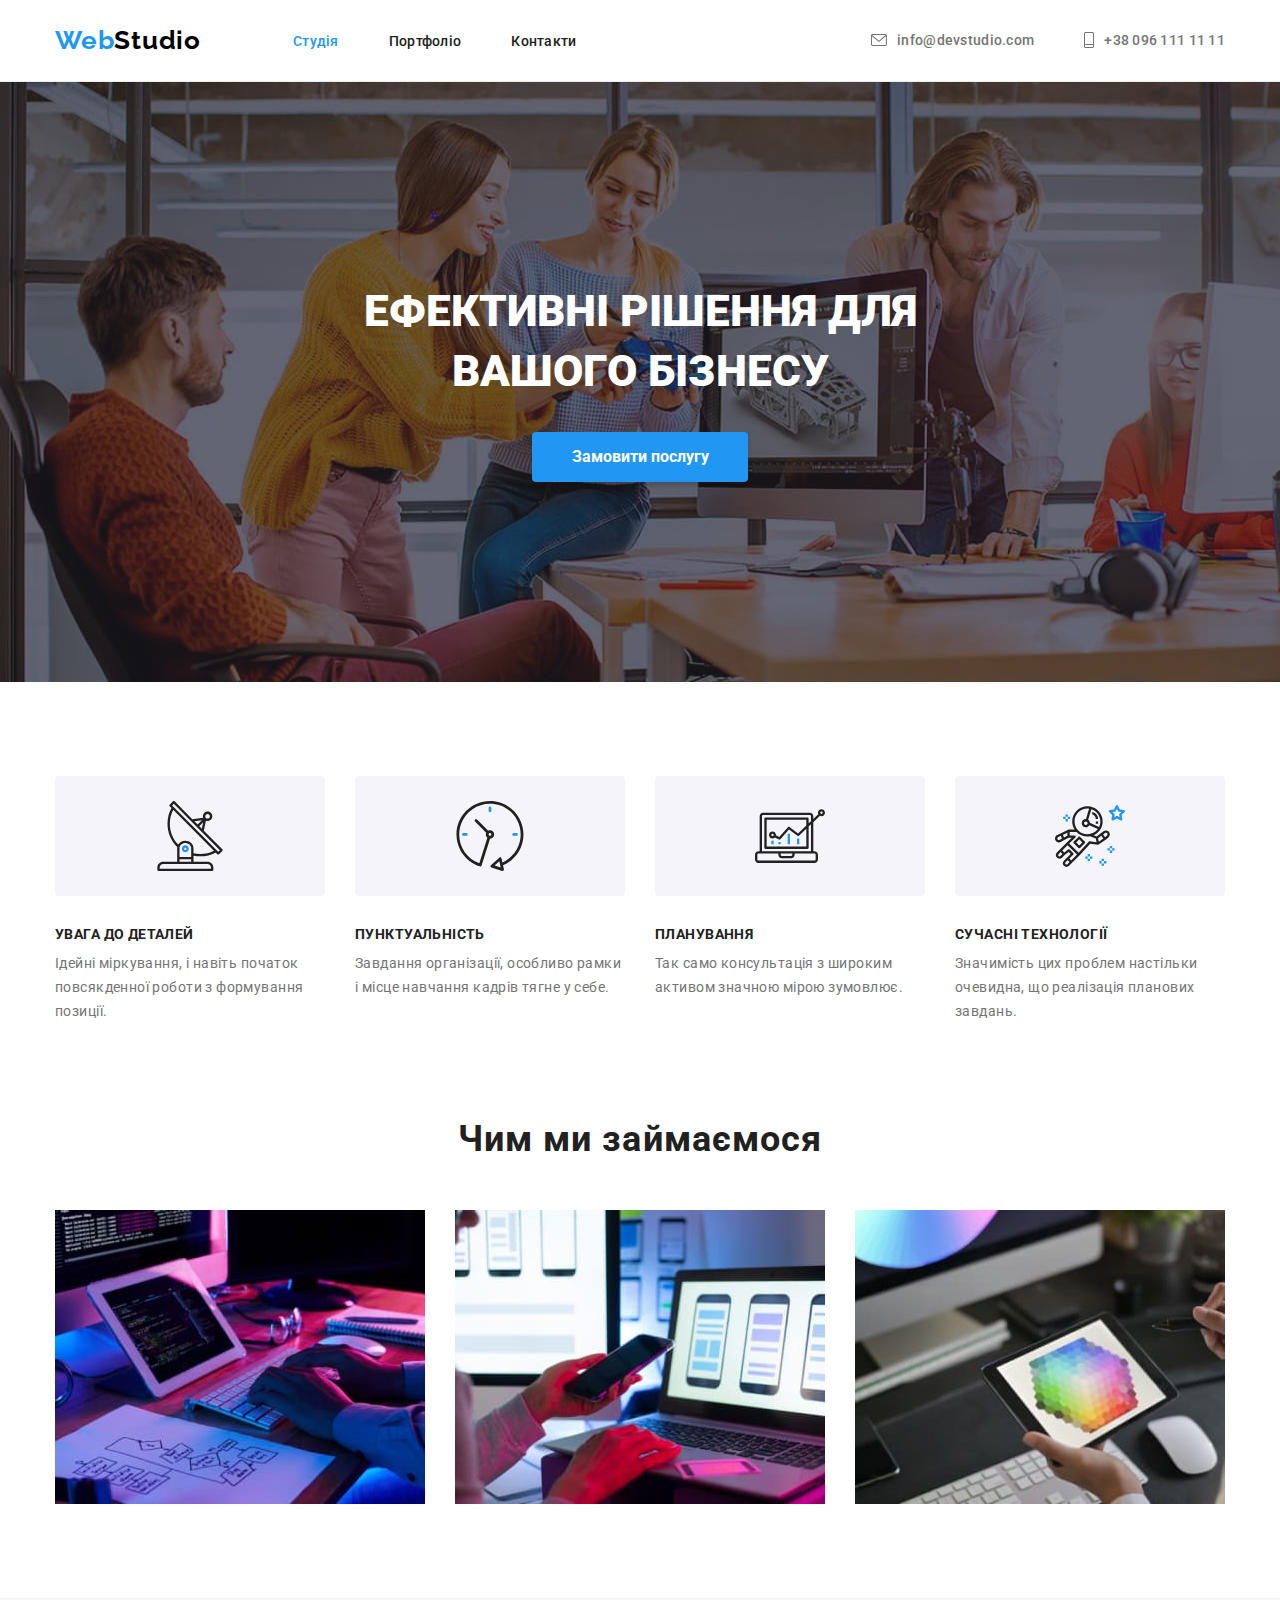
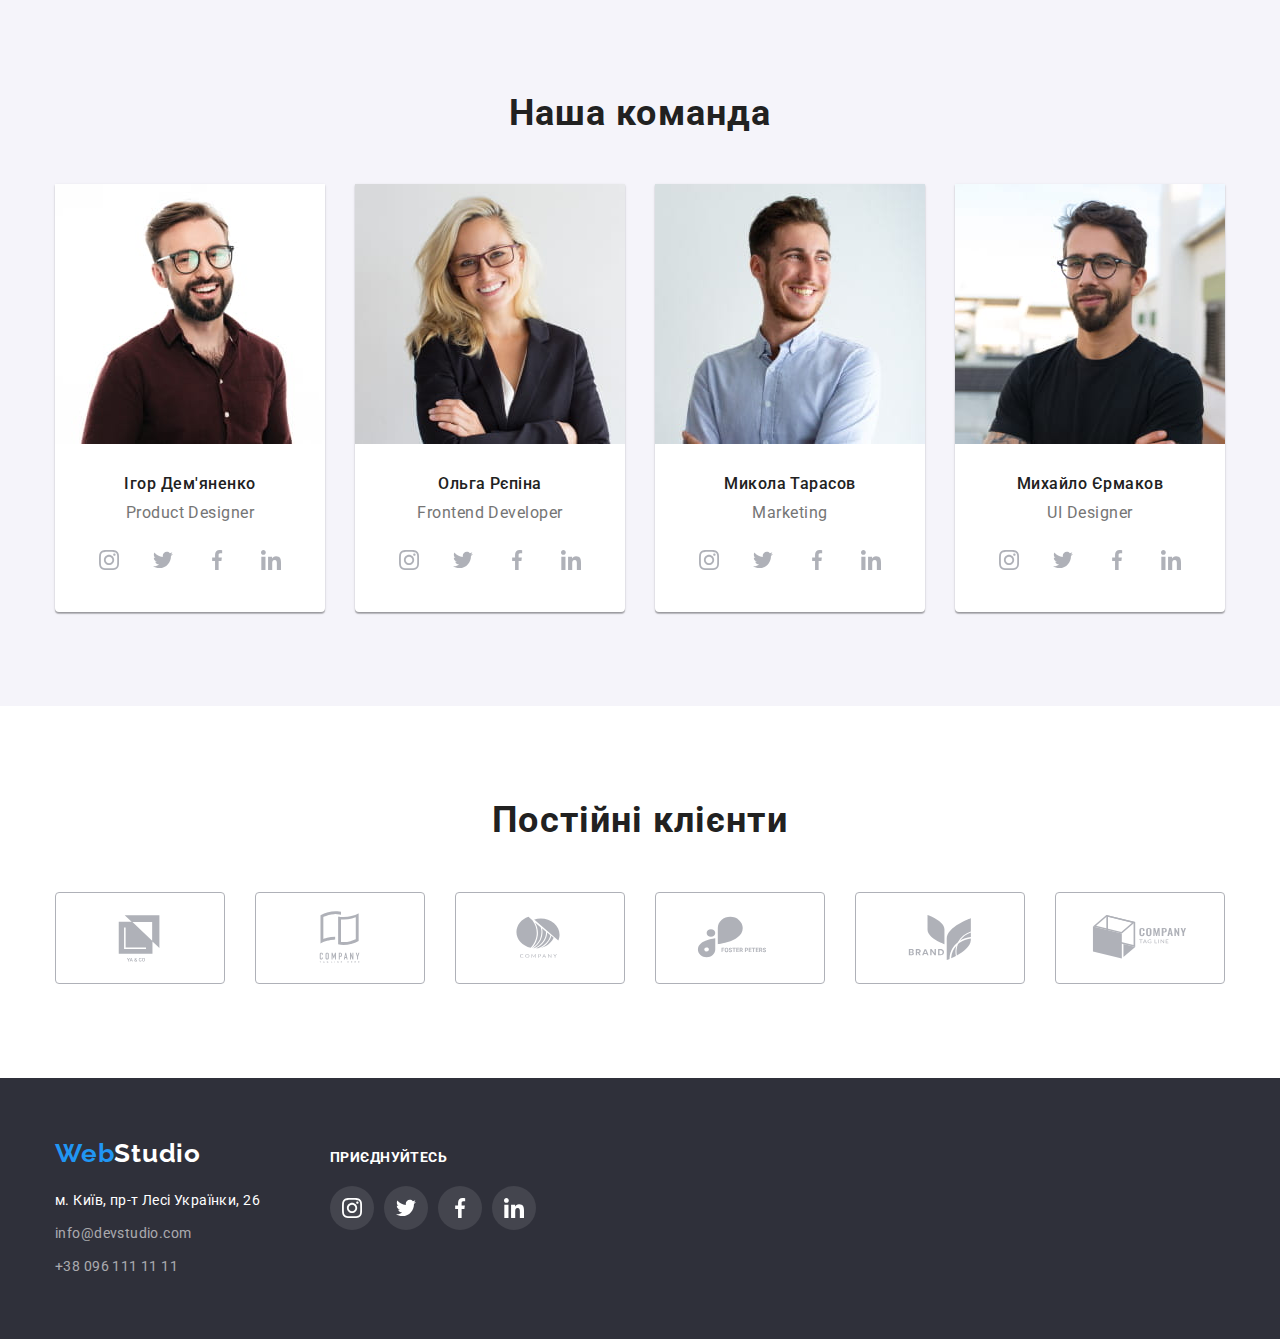
<file: index.html>
<!DOCTYPE html>
<html lang="uk">
  <head>
    <meta charset="UTF-8" />
    <meta http-equiv="X-UA-Compatible" content="IE=edge" />
    <meta name="viewport" content="width=device-width, initial-scale=1.0" />
    <link rel="preconnect" href="https://fonts.googleapis.com" />
    <link rel="preconnect" href="https://fonts.gstatic.com" crossorigin />
    <link
      href="https://fonts.googleapis.com/css2?family=Raleway:wght@700&family=Roboto:wght@400;500;700;900&display=swap"
      rel="stylesheet"
    />
    <link
      rel="stylesheet"
      href="https://cdnjs.cloudflare.com/ajax/libs/modern-normalize/1.1.0/modern-normalize.min.css
    "
    />
    <link rel="stylesheet" href="./css/styles.css" />
    <title>Студія</title>
  </head>
  <body>
    <header class="header">
      <div class="container header-container">
        <a href="./index.html" class="logo">
          Web<span class="logo-black">Studio</span></a
        >
        <nav class="site-nav">
          <ul class="site-nav-list">
            <li class="site-nav-item">
              <a class="link-current" href="">Студія</a>
            </li>
            <li class="site-nav-item">
              <a class="link" href="./portfolio.html">Портфоліо</a>
            </li>
            <li class="site-nav-item">
              <a class="link" href="#">Контакти</a>
            </li>
          </ul>
        </nav>
        <ul class="site-contacts-list">
          <li class="site-contacts-item">
            <a href="mailto:info@devstudio.com" class="mail">
              <svg class="header-icons" width="16" height="12">
                <use href="./images/icons.svg#icon-envelope"></use>
              </svg>
              info@devstudio.com</a
            >
          </li>
          <li>
            <a href="tel:+380961111111" class="phone">
              <svg class="header-icons" width="10" height="16">
                <use href="./images/icons.svg#icon-phone"></use></svg
              >+38 096 111 11 11</a
            >
          </li>
        </ul>
      </div>
    </header>
    <main>
      <section class="hero overlay-hero">
        <div class="container">
          <h1 class="hero-title">
            Ефективні рішення для <br />
            вашого бізнесу
          </h1>
          <button type="button" class="hero-button">Замовити послугу</button>
        </div>
      </section>
      <section class="features">
        <div class="container">
          <h2 class="features-title">Особливості</h2>
          <ul class="features-list">
            <li class="features-item">
              <div class="icons-box">
                <svg class="features-icons">
                  <use href="./images/icons.svg#icon-antenna"></use>
                </svg>
              </div>
              <h3 class="features-subtitle">УВАГА ДО ДЕТАЛЕЙ</h3>
              <p class="features-text">
                Ідейні міркування, i навіть початок повсякденної роботи з
                формування позиції.
              </p>
            </li>
            <li class="features-item">
              <div class="icons-box">
                <svg class="features-icons">
                  <use href="./images/icons.svg#icon-clock"></use>
                </svg>
              </div>
              <h3 class="features-subtitle">ПУНКТУАЛЬНІСТЬ</h3>
              <p class="features-text">
                Завдання організації, особливо рамки i місце навчання кадрів
                тягне y ceбe.
              </p>
            </li>
            <li class="features-item">
              <div class="icons-box">
                <svg class="features-icons">
                  <use href="./images/icons.svg#icon-diagram"></use>
                </svg>
              </div>
              <h3 class="features-subtitle">ПЛАНУВАННЯ</h3>
              <p class="features-text">
                Так само консультація з широким активом значною мірою зумовлює.
              </p>
            </li>
            <li class="features-item">
              <div class="icons-box">
                <svg class="features-icons">
                  <use href="./images/icons.svg#icon-astronaut"></use>
                </svg>
              </div>
              <h3 class="features-subtitle">СУЧАСНІ ТЕХНОЛОГІЇ</h3>
              <p class="features-text">
                Значимість цих проблем настільки очевидна, що реалізація
                планових завдань.
              </p>
            </li>
          </ul>
        </div>
      </section>
      <section class="activities">
        <div class="container">
          <h2 class="activities-title">Чим ми займаємося</h2>
          <ul class="activities-list">
            <li class="activities-item">
              <img src="./images/img.jpg" alt="процес розробки" width="370" />
            </li>
            <li class="activities-item">
              <img
                src="./images/img2.jpg"
                alt="розробка мобільних додатків"
                width="370"
              />
            </li>
            <li class="activities-item">
              <img src="./images/img3.jpg" alt="розробка дизайну" width="370" />
            </li>
          </ul>
        </div>
      </section>
      <section class="team">
        <div class="container">
          <h2 class="team-title">Наша команда</h2>
          <ul class="team-list">
            <li class="team-item">
              <img
                class="team-img"
                src="./images/imgi.jpg"
                alt="Зображення Ігоря Дем'яненко Product Designer"
                width="270"
              />
              <div class="team-text-wrapper">
                <h3 class="team-subtitle">Ігор Дем'яненко</h3>
                <p class="team-text">Product Designer</p>
                <ul class="team-soc-list">
                  <li class="team-soc-item">
                    <a class="team-soc-link" href="">
                      <svg class="soc-icons" width="20" height="20">
                        <use href="./images/icons.svg#icon-instagram"></use>
                      </svg>
                    </a>
                  </li>
                  <li class="team-soc-item">
                    <a class="team-soc-link" href="">
                      <svg class="soc-icons" width="20" height="20">
                        <use href="./images/icons.svg#icon-twitter"></use>
                      </svg>
                    </a>
                  </li>
                  <li class="team-soc-item">
                    <a class="team-soc-link" href="">
                      <svg class="soc-icons" width="20" height="20">
                        <use href="./images/icons.svg#icon-facebook"></use>
                      </svg>
                    </a>
                  </li>
                  <li class="team-soc-item">
                    <a class="team-soc-link" href="">
                      <svg class="soc-icons" width="20" height="20">
                        <use href="./images/icons.svg#icon-linkedin"></use>
                      </svg>
                    </a>
                  </li>
                </ul>
              </div>
            </li>

            <li class="team-item">
              <img
                class="team-img"
                src="./images/imgo.jpg"
                alt="Зображення Ольги Рєпіної Frontend Developer"
                width="270"
              />
              <div class="team-text-wrapper">
                <h3 class="team-subtitle">Ольга Рєпіна</h3>
                <p class="team-text">Frontend Developer</p>
                <ul class="team-soc-list">
                  <li class="team-soc-item">
                    <a class="team-soc-link" href="">
                      <svg class="soc-icons" width="20" height="20">
                        <use href="./images/icons.svg#icon-instagram"></use>
                      </svg>
                    </a>
                  </li>
                  <li class="team-soc-item">
                    <a class="team-soc-link" href="">
                      <svg class="soc-icons" width="20" height="20">
                        <use href="./images/icons.svg#icon-twitter"></use>
                      </svg>
                    </a>
                  </li>
                  <li class="team-soc-item">
                    <a class="team-soc-link" href="">
                      <svg class="soc-icons" width="20" height="20">
                        <use href="./images/icons.svg#icon-facebook"></use>
                      </svg>
                    </a>
                  </li>
                  <li class="team-soc-item">
                    <a class="team-soc-link" href="">
                      <svg class="soc-icons" width="20" height="20">
                        <use href="./images/icons.svg#icon-linkedin"></use>
                      </svg>
                    </a>
                  </li>
                </ul>
              </div>
            </li>
            <li class="team-item">
              <img
                class="team-img"
                src="./images/imgm.jpg"
                alt="Зображення Миколи Тарасова Marketing"
                width="270"
              />
              <div class="team-text-wrapper">
                <h3 class="team-subtitle">Микола Тарасов</h3>
                <p class="team-text">Marketing</p>
                <ul class="team-soc-list">
                  <li class="team-soc-item">
                    <a class="team-soc-link" href="">
                      <svg class="soc-icons" width="20" height="20">
                        <use href="./images/icons.svg#icon-instagram"></use>
                      </svg>
                    </a>
                  </li>
                  <li class="team-soc-item">
                    <a class="team-soc-link" href="">
                      <svg class="soc-icons" width="20" height="20">
                        <use href="./images/icons.svg#icon-twitter"></use>
                      </svg>
                    </a>
                  </li>
                  <li class="team-soc-item">
                    <a class="team-soc-link" href="">
                      <svg class="soc-icons" width="20" height="20">
                        <use href="./images/icons.svg#icon-facebook"></use>
                      </svg>
                    </a>
                  </li>
                  <li class="team-soc-item">
                    <a class="team-soc-link" href="">
                      <svg class="soc-icons" width="20" height="20">
                        <use href="./images/icons.svg#icon-linkedin"></use>
                      </svg>
                    </a>
                  </li>
                </ul>
              </div>
              
            </li>
            <li class="team-item">
              <img
                class="team-img"
                src="./images/imgme.jpg"
                alt="Зображення Михайла Єрмакова UI Designer"
                width="270"
              />
              <div class="team-text-wrapper">
                <h3 class="team-subtitle">Михайло Єрмаков</h3>
                <p class="team-text">UI Designer</p>
                <ul class="team-soc-list">
                  <li class="team-soc-item">
                    <a class="team-soc-link" href="">
                      <svg class="soc-icons" width="20" height="20">
                        <use href="./images/icons.svg#icon-instagram"></use>
                      </svg>
                    </a>
                  </li>
                  <li class="team-soc-item">
                    <a class="team-soc-link" href="">
                      <svg class="soc-icons" width="20" height="20">
                        <use href="./images/icons.svg#icon-twitter"></use>
                      </svg>
                    </a>
                  </li>
                  <li class="team-soc-item">
                    <a class="team-soc-link" href="">
                      <svg class="soc-icons" width="20" height="20">
                        <use href="./images/icons.svg#icon-facebook"></use>
                      </svg>
                    </a>
                  </li>
                  <li class="team-soc-item">
                    <a class="team-soc-link" href="">
                      <svg class="soc-icons" width="20" height="20">
                        <use href="./images/icons.svg#icon-linkedin"></use>
                      </svg>
                    </a>
                  </li>
                </ul>
              </li>
            </ul>
              </div>
            
        </div>
      </section>
      <section class="regular-customers">
        <div class="container">
          <h2 class="customers-title">Постійні клієнти</h2>
          <ul class="customers-list">
            <li class="customers-item">
              <a class="customers-link" href="">
                <svg class="customers-icons" width="106" height="60">
                  <use href="./images/icons.svg#icon-Ya"></use>
                </svg>
              </a>
            </li>
            <li class="customers-item">
              <a class="customers-link" href="">
                <svg class="customers-icons" width="106" height="60">
                  <use href="./images/icons.svg#icon-company"></use></svg
              ></a>
            </li>
            <li class="customers-item">
              <a class="customers-link" href="">
                <svg class="customers-icons" width="106" height="60">
                  <use href="./images/icons.svg#icon-com"></use></svg
              ></a>
            </li>
            <li class="customers-item">
              <a class="customers-link" href="">
                <svg class="customers-icons" width="106" height="60">
                  <use href="./images/icons.svg#icon-foster"></use></svg
              ></a>
            </li>
            <li class="customers-item">
              <a class="customers-link" href="">
                <svg class="customers-icons" width="106" height="60">
                  <use href="./images/icons.svg#icon-brand"></use></svg
              ></a>
            </li>
            <li class="customers-item">
              <a class="customers-link" href="">
                <svg class="customers-icons" width="106" height="60">
                  <use href="./images/icons.svg#icon-tag"></use></svg
              ></a>
            </li>
          </ul>
        </div>
      </section>
    </main>
    <footer class="footer">
      <div class="container footer-box">
        <div class="footer-address">
          <a href="#" class="logo-footer">
            Web<span class="logo-white">Studio</span>
          </a>
          <address class="address">
            <ul class="addres-list">
              <li class="address-item">
                <a
                  class="map-navigation"
                  href="https://goo.gl/maps/qJkLGdFSGxie5VtJ8"
                  target="_blank"
                  rel="nooopener noreferrer"
                >
                  <span class="adr-text"
                    >м. Київ, пр-т Лесі Українки, 26</span
                  ></a
                >
              </li>
              <li class="address-item">
                <a class="mail-footer" href="mailto:info@devstudio.com"
                  >info@devstudio.com</a
                >
              </li>
              <li class="address-item">
                <a class="phone-footer" href="tel:+380961111111"
                  >+38 096 111 11 11</a
                >
              </li>
            </ul>
          </address>
        </div>
        <div class="footer-soc-box">
          <p class="soc-footer-text">приєднуйтесь</p>
          <ul class="soc-footer-list">
            <li class="soc-footer-item">
              <a class="soc-footer-link" href="">
                <svg class="soc-icons-footer" width="20" height="20">
                  <use href="./images/icons.svg#icon-instagram"></use></svg
              ></a>
            </li>
            <li class="soc-footer-item">
              <a class="soc-footer-link" href="">
                <svg class="soc-icons-footer" width="20" height="20">
                  <use href="./images/icons.svg#icon-twitter"></use></svg
              ></a>
            </li>
            <li class="soc-footer-item">
              <a class="soc-footer-link" href=""
                ><svg class="soc-icons-footer" width="20" height="20">
                  <use href="./images/icons.svg#icon-facebook"></use></svg
              ></a>
            </li>
            <li class="soc-footer-item">
              <a class="soc-footer-link" href=""
                ><svg class="soc-icons-footer" width="20" height="20">
                  <use href="./images/icons.svg#icon-linkedin"></use></svg
              ></a>
            </li>
          </ul>
        </div>
      </div>
    </footer>
  </body>
</html>
</file>
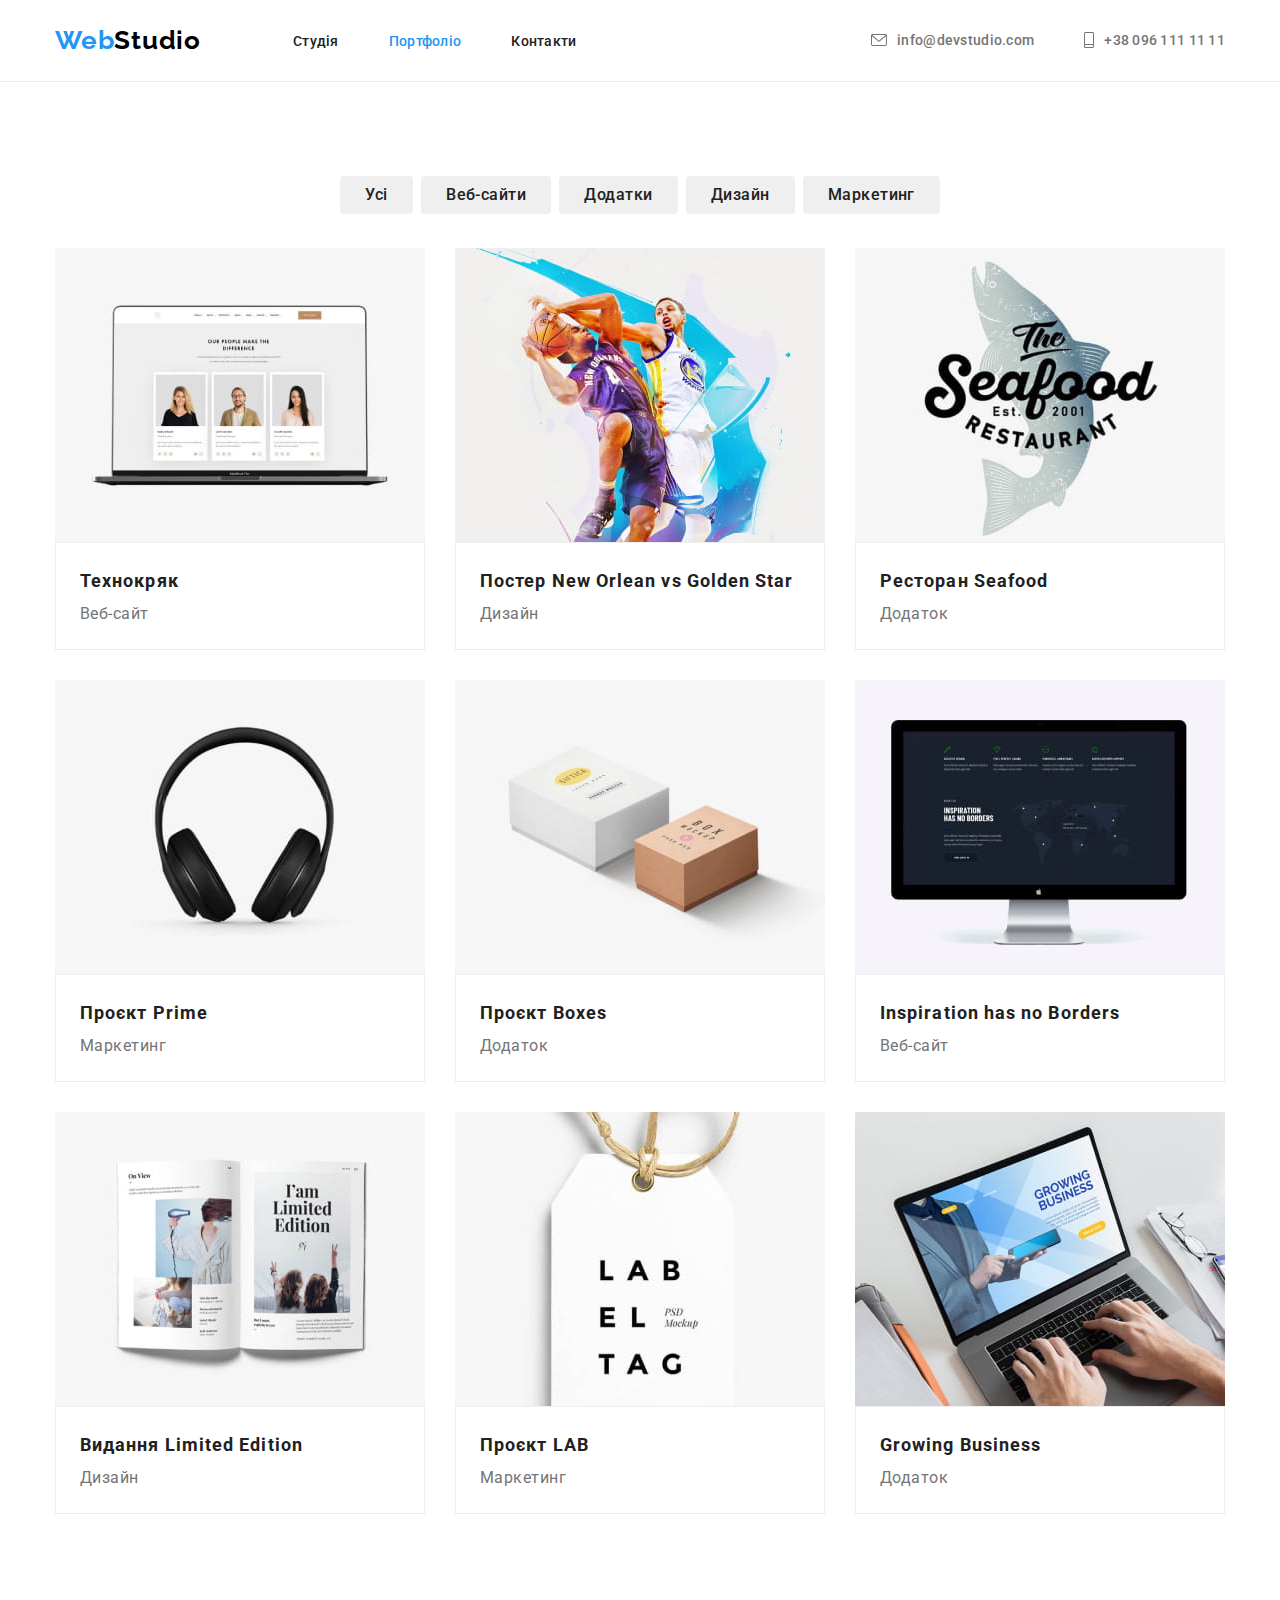
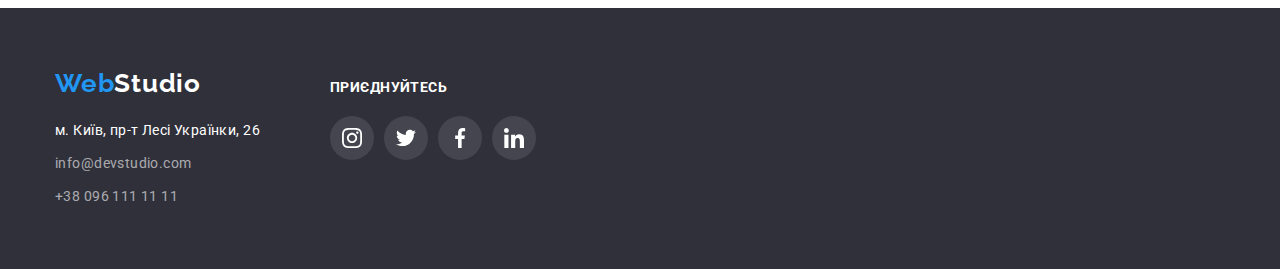
<file: portfolio.html>
<!DOCTYPE html>
<html lang="uk">
  <head>
    <meta charset="UTF-8" />
    <meta http-equiv="X-UA-Compatible" content="IE=edge" />
    <meta name="viewport" content="width=device-width, initial-scale=1.0" />
    <link rel="preconnect" href="https://fonts.googleapis.com" />
    <link rel="preconnect" href="https://fonts.gstatic.com" crossorigin />
    <link
      href="https://fonts.googleapis.com/css2?family=Raleway:wght@700&family=Roboto:wght@400;500;700;900&display=swap"
      rel="stylesheet"
    />
    <link
      rel="stylesheet"
      href="https://cdnjs.cloudflare.com/ajax/libs/modern-normalize/1.1.0/modern-normalize.min.css
    "
    />
    <link rel="stylesheet" href="./css/styles.css" />
    <title>Студія</title>
  </head>
  <body>
    <header class="header">
      <div class="container header-container">
        <a href="./index.html" class="logo">
          Web<span class="logo-black">Studio</span></a
        >
        <nav class="site-nav">
          <ul class="site-nav-list">
            <li class="site-nav-item">
              <a class="link" href="./index.html">Студія</a>
            </li>
            <li class="site-nav-item">
              <a class="link-current" href="">Портфоліо</a>
            </li>
            <li class="site-nav-item">
              <a class="link" href="#">Контакти</a>
            </li>
          </ul>
        </nav>
        <ul class="site-contacts-list">
          <li class="site-contacts-item">
            <a href="mailto:info@devstudio.com" class="mail">
              <svg class="header-icons" width="16" height="12">
                <use href="./images/icons.svg#icon-envelope"></use>
              </svg>
              info@devstudio.com</a
            >
          </li>
          <li>
            <a href="tel:+380961111111" class="phone">
              <svg class="header-icons" width="10" height="16">
                <use href="./images/icons.svg#icon-phone"></use></svg
              >+38 096 111 11 11</a
            >
          </li>
        </ul>
      </div>
    </header>
    <main>
      <section class="main-portfolio">
        <div class="container">
          <h1 class="portfolio-title">Портфоліо</h1>
          <ul class="portfolio-btn-list">
            <li class="portfolio-item">
              <button type="button" class="portfolio-btn">Усі</button>
            </li>
            <li class="portfolio-item">
              <button type="button" class="portfolio-btn">Веб-сайти</button>
            </li>
            <li class="portfolio-item">
              <button type="button" class="portfolio-btn">Додатки</button>
            </li>
            <li class="portfolio-item">
              <button type="button" class="portfolio-btn">Дизайн</button>
            </li>
            <li class="portfolio-item">
              <button type="button" class="portfolio-btn">Маркетинг</button>
            </li>
          </ul>
          <ul class="examples-list">
            <li class="examples-list-item">
              <a class="examples-link" href="#">
                <img
                  src="./images/techno.jpg"
                  alt="Приклад вебсайту"
                  width="370"
                  height="294"
                />
                <div class="portfolio-wrapper">
                  <h2 class="examples-subtitle">Технокряк</h2>
                  <p class="examples-text">Веб-сайт</p>
                </div>
              </a>
            </li>
            <li class="examples-list-item">
              <a class="examples-link" href="#">
                <img
                  src="./images/imgno.jpg"
                  alt="Дизайн постера"
                  width="370"
                  height="294"
                />
                <div class="portfolio-wrapper">
                  <h2 class="examples-subtitle">
                    Постер New Orlean vs Golden Star
                  </h2>
                  <p class="examples-text">Дизайн</p>
                </div>
              </a>
            </li>
            <li class="examples-list-item">
              <a class="examples-link" href="#">
                <img
                  src="./images/imgseafood.jpg"
                  alt="Зразок додатка"
                  width="370"
                  height="294"
                />
                <div class="portfolio-wrapper">
                  <h2 class="examples-subtitle">Ресторан Seafood</h2>
                  <p class="examples-text">Додаток</p>
                </div>
              </a>
            </li>
            <li class="examples-list-item">
              <a class="examples-link" href="#">
                <img
                  src="./images/imgprime.jpg"
                  alt="Маркетинг"
                  width="370"
                  height="294"
                />
                <div class="portfolio-wrapper">
                  <h2 class="examples-subtitle">Проєкт Prime</h2>
                  <p class="examples-text">Маркетинг</p>
                </div>
              </a>
            </li>
            <li class="examples-list-item">
              <a class="examples-link" href="#">
                <img
                  src="./images/imgboxes.jpg"
                  alt="Зразок додатка"
                  width="370"
                  height="294"
                />
                <div class="portfolio-wrapper">
                  <h2 class="examples-subtitle">Проєкт Boxes</h2>
                  <p class="examples-text">Додаток</p>
                </div>
              </a>
            </li>
            <li class="examples-list-item">
              <a class="examples-link" href="#">
                <img
                  src="./images/imginspiration.jpg"
                  alt="Зразок веб-сайту"
                  width="370"
                  height="294"
                />
                <div class="portfolio-wrapper">
                  <h2 class="examples-subtitle">Inspiration has no Borders</h2>
                  <p class="examples-text">Веб-сайт</p>
                </div></a
              >
            </li>
            <li class="examples-list-item">
              <a class="examples-link" href="#">
                <img
                  src="./images/imglimited.jpg"
                  alt="Приклад дтзайну"
                  width="370"
                  height="294"
                />
                <div class="portfolio-wrapper">
                  <h2 class="examples-subtitle">Видання Limited Edition</h2>
                  <p class="examples-text">Дизайн</p>
                </div></a
              >
            </li>
            <li class="examples-list-item">
              <a class="examples-link" href="#">
                <img
                  src="./images/imglab.jpg"
                  alt="Зразок маркетингу"
                  width="370"
                  height="294"
                />
                <div class="portfolio-wrapper">
                  <h2 class="examples-subtitle">Проєкт LAB</h2>
                  <p class="examples-text">Маркетинг</p>
                </div></a
              >
            </li>
            <li class="examples-list-item">
              <a class="examples-link" href="#">
                <img
                  src="./images/imggrowing.jpg"
                  alt="Зразок додатку"
                  width="370"
                  height="294"
                />
                <div class="portfolio-wrapper">
                  <h2 class="examples-subtitle">Growing Business</h2>
                  <p class="examples-text">Додаток</p>
                </div></a
              >
            </li>
          </ul>
        </div>
      </section>
    </main>
    <footer class="footer">
      <div class="container footer-box">
        <div class="footer-address">
          <a href="#" class="logo-footer">
            Web<span class="logo-white">Studio</span>
          </a>
          <address class="address">
            <ul class="addres-list">
              <li class="address-item">
                <a
                  class="map-navigation"
                  href="https://goo.gl/maps/qJkLGdFSGxie5VtJ8"
                  target="_blank"
                  rel="nooopener noreferrer"
                >
                  <span class="adr-text"
                    >м. Київ, пр-т Лесі Українки, 26</span
                  ></a
                >
              </li>
              <li class="address-item">
                <a class="mail-footer" href="mailto:info@devstudio.com"
                  >info@devstudio.com</a
                >
              </li>
              <li class="address-item">
                <a class="phone-footer" href="tel:+380961111111"
                  >+38 096 111 11 11</a
                >
              </li>
            </ul>
          </address>
        </div>
        <div class="footer-soc-box">
          <p class="soc-footer-text">приєднуйтесь</p>
          <ul class="soc-footer-list">
            <li class="soc-footer-item">
              <a class="soc-footer-link" href="">
                <svg class="soc-icons-footer" width="20" height="20">
                  <use href="./images/icons.svg#icon-instagram"></use></svg
              ></a>
            </li>
            <li class="soc-footer-item">
              <a class="soc-footer-link" href="">
                <svg class="soc-icons-footer" width="20" height="20">
                  <use href="./images/icons.svg#icon-twitter"></use></svg
              ></a>
            </li>
            <li class="soc-footer-item">
              <a class="soc-footer-link" href=""
                ><svg class="soc-icons-footer" width="20" height="20">
                  <use href="./images/icons.svg#icon-facebook"></use></svg
              ></a>
            </li>
            <li class="soc-footer-item">
              <a class="soc-footer-link" href=""
                ><svg class="soc-icons-footer" width="20" height="20">
                  <use href="./images/icons.svg#icon-linkedin"></use></svg
              ></a>
            </li>
          </ul>
        </div>
      </div>
    </footer>
  </body>
</html>
</file>
<file: css/styles.css>
:root {
  --primary-text-color: #757575;
  --secondary-text-color: #212121;
  --white-color: #ffffff;
  --blue-color: #2196f3;
  --footer-text-colors: rgba(255, 255, 255, 0.6);
  --background-color-hero-footer: #2f303a;
  --main-background-color: #ffffff;
  --backgrount-color-team: #f5f4fa;
  --backgrount-btn-active: #188ce8;
  --border-header: #ececec;
  --border-portfolio-pictures: #eeeeee;
  --link-icons-color: #afb1b8;
  --footer-background-icons: rgba(255, 255, 255, 0.1);
}
/* -----------------BODY------------------------- */
h1,
h2,
h3,
h4,
h5,
h6,
p {
  margin: 0;
}
ul {
  list-style: none;
  margin: 0;
  padding: 0;
}

body {
  font-family: "Roboto", sans-serif;
  color: var(--primary-text-color);
  background-color: var(--main-background-color);
}
li {
  list-style-type: none;
}
img {
  display: block;
  max-width: 100%;
  height: auto;
}
.container {
  width: 1200px;
  margin: 0 auto;
  padding-left: 15px;
  padding-right: 15px;
}
/* -----------------HEADER--------------------------- */
.header {
  background-color: var(--white-color);
  border-bottom: 1px solid var(--border-header);
}
.container.header-container {
  display: flex;
  align-items: center;
}
.site-nav {
  margin-right: auto;
}
.site-nav-list {
  display: flex;
  gap: 50px;
  text-align: center;
}
.site-contacts-list {
  display: flex;
  gap: 50px;
  margin-left: auto;
}
.logo {
  color: var(--blue-color);
  padding-top: 25px;
  padding-bottom: 25px;
  margin-right: 92px;

  font-family: "Raleway", sans-serif;
  font-weight: 700;
  font-size: 26px;
  line-height: 1.1923;
  letter-spacing: 0.03em;
  text-decoration-line: none;
}
.logo-black {
  color: #000000;
}
.link {
  color: var(--secondary-text-color);
  font-weight: 500;
  font-size: 14px;
  line-height: 1.1428;
  letter-spacing: 0.02em;
  text-decoration-line: none;
}
.site-nav-item > .link {
  display: block;
  padding-bottom: 32px;
  padding-top: 32px;
}
.site-nav .link:hover,
.site-nav .link:focus {
  color: var(--blue-color);
}

.site-nav .link-current {
  color: var(--blue-color);
  padding-bottom: 32px;
  padding-top: 32px;
  display: block;

  text-decoration-line: none;
  font-weight: 500;
  font-size: 14px;
  line-height: 1.1428;
  letter-spacing: 0.02em;
}

.phone,
.mail {
  color: var(--primary-text-color);

  display: flex;
  align-items: center;
  justify-content: center;
  width: 100%;
  height: 100%;
  padding-top: 32px;
  padding-bottom: 32px;

  font-weight: 500;
  font-size: 14px;
  line-height: 1.1428;
  letter-spacing: 0.02em;
  text-decoration-line: none;
}
.header-icons {
  fill: currentColor;
  margin-right: 10px;
}
.mail:hover .header-icons,
.mail:focus .header-icons {
  fill: var(--blue-color);
}

.mail:hover {
  color: var(--blue-color);
}
.phone:hover .header-icons,
.phone:focus .header-icons {
  fill: var(--blue-color);
}

.phone:hover {
  color: var(--blue-color);
}

.phone:focus {
  color: var(--blue-color);
}
.mail:focus {
  color: var(--blue-color);
}
/* -----------------------SECTION HERO------------------ */
.hero {
  background-color: var(--background-color-hero-footer);
  text-align: center;
  padding-top: 200px;
  padding-bottom: 200px;
}
.overlay-hero {
  max-width: 1600px;
  margin-left: auto;
  margin-right: auto;
  background-image: linear-gradient(
      rgba(47, 48, 58, 0.4),
      rgba(47, 48, 58, 0.4)
    ),
    url(../images/Imgherobackground.jpg);
  background-size: cover;
}
.hero-title {
  color: var(--white-color);
  margin-bottom: 30px;

  font-family: "Roboto";
  font-weight: 900;
  font-size: 44px;
  text-transform: uppercase;
  line-height: 1.3636;
}
.hero-button {
  color: var(--white-color);
  padding: 10px 32px;
  min-width: 216px;

  font-family: inherit;
  font-weight: 700;
  font-size: 16px;
  line-height: 1.875;
  cursor: pointer;

  background: var(--blue-color);
  box-shadow: 0px 4px 4px rgba(0, 0, 0, 0.15);
  border-radius: 4px;
  border: 0ch;
}
.hero-button:hover,
.hero-button:focus {
  background-color: var(--backgrount-btn-active);
}
/* ----------------SECTION FEATURES----------------- */
.features {
  padding-top: 94px;
  padding-bottom: 94px;
}
/* visually-hidden */
.features-title {
  position: absolute;
  width: 1px;
  height: 1px;
  margin: -1px;
  border: 0;
  padding: 0;
  white-space: nowrap;
  clip-path: inset(100%);
  clip: rect(0 0 0 0);
  overflow: hidden;
}
.features-list {
  display: flex;
  gap: 30px;
}
.features-item {
  flex-basis: calc((100% - 90px) / 4);
}
.icons-box {
  display: flex;
  align-items: center;
  justify-content: center;
  margin-bottom: 30px;
  width: 270px;
  height: 120px;
  background: var(--backgrount-color-team);

  border-radius: 4px;
}
.features-icons {
  width: 70px;
  height: 70px;
  display: block;
}
.features-subtitle {
  color: var(--secondary-text-color);
  margin-bottom: 10px;

  font-size: 14px;
  line-height: 1.1428;
  letter-spacing: 0.03em;
  text-transform: uppercase;
}
.features-text {
  color: var(--primary-text-color);

  font-size: 14px;
  line-height: 1.7142;
  letter-spacing: 0.03em;
}

/* ------------SECTION ACTIVITIES----------------------- */
.activities {
  padding-bottom: 94px;
}
.activities-title {
  color: var(--secondary-text-color);
  margin-bottom: 50px;

  font-size: 36px;
  line-height: 1.1666;
  text-align: center;
  letter-spacing: 0.03em;
}
.activities-list {
  display: flex;
  gap: 30px;
}
.activities-item {
  flex-basis: calc((100% - 60px) / 3);
}

/* -------------SECTION OUR TEAM---------------------------- */
.team {
  background-color: var(--backgrount-color-team);
  padding-top: 94px;
  padding-bottom: 94px;
}
.team-title {
  color: var(--secondary-text-color);

  margin-bottom: 50px;
  font-size: 36px;
  line-height: 1.1666;
  text-align: center;
  letter-spacing: 0.03em;
}
.team-list {
  display: flex;
  gap: 30px;
  margin-left: auto;
  margin-right: auto;
}
.team-item {
  flex-basis: calc((100% - 90px) / 4);
}
.team-text-wrapper {
  padding-bottom: 30px;
  padding-top: 30px;
  padding-right: 32px;
  padding-left: 32px;
}
.team-soc-list {
  display: flex;
  justify-content: center;
  gap: 10px;
}
.team-soc-item {
  width: 44px;
  height: 44px;
}
.team-soc-link {
  width: 100%;
  height: 100%;
  background-color: var(--white-color);
  border-radius: 50%;
  display: flex;
  align-items: center;
  justify-content: center;
}
.team-soc-link:hover,
.team-soc-link:focus {
  background-color: var(--blue-color);
}
.team-soc-link:hover .soc-icons {
  fill: var(--white-color);
}
.team-soc-link:focus .soc-icons {
  fill: var(--white-color);
}
.soc-icons {
  fill: var(--link-icons-color);
}
.team-item {
  box-shadow: 0px 1px 3px rgba(0, 0, 0, 0.12), 0px 1px 1px rgba(0, 0, 0, 0.14),
    0px 2px 1px rgba(0, 0, 0, 0.2);
  border-radius: 0px 0px 4px 4px;
}
.team-list > .team-item {
  background-color: var(--white-color);
}
.team-subtitle {
  color: var(--secondary-text-color);
  margin-bottom: 10px;

  font-weight: 500;
  font-size: 16px;
  line-height: 1.1875;
  text-align: center;
  letter-spacing: 0.03em;
}
.team-text {
  font-size: 16px;
  line-height: 1.1875;
  text-align: center;
  letter-spacing: 0.03em;
  margin-bottom: 16px;
}
/* ---------------regular-customers-------- */
.regular-customers {
  padding-top: 94px;
  padding-bottom: 94px;
}
.customers-title {
  color: var(--secondary-text-color);

  font-weight: 700;
  font-size: 36px;
  line-height: 1.16;
  text-align: center;
  letter-spacing: 0.03em;
  margin-bottom: 50px;
}
.customers-list {
  display: flex;
  gap: 30px;
}
.customers-item {
  background-color: var(--white-color);
  width: 170px;
  height: 92px;
  border: 1px solid #afb1b8;
  border-radius: 4px;
}
.customers-item:hover {
  border-color: var(--blue-color);
}

.customers-link {
  color: var(--link-icons-color);
  width: 100%;
  height: 100%;
  display: flex;
  align-items: center;
  justify-content: center;
}
.customers-link:hover,
.customers-link:focus {
  color: var(--blue-color);
}
.customers-icons {
  fill: currentColor;
}
/* ---------------FOOTER--------------------- */
.footer {
  background-color: var(--background-color-hero-footer);
  padding-top: 60px;
  padding-bottom: 60px;
}
.logo-footer {
  color: var(--blue-color);
  display: block;
  margin-bottom: 20px;

  font-family: "Raleway", sans-serif;
  font-weight: 700;
  font-size: 26px;
  line-height: 1.1923;
  letter-spacing: 0.03em;
  text-decoration-line: none;
}
.logo-white {
  color: var(--white-color);
}
.address {
  font-family: "Roboto";
  font-style: normal;
  font-size: 14px;
  line-height: 1.7142;
  letter-spacing: 0.03em;
}
.adr-text {
  color: var(--white-color);
  display: block;
  margin-bottom: 9px;
}
.map-navigation {
  margin-bottom: 9px;
  text-decoration-line: none;
}
.adr-text:hover,
.adr-text:focus {
  color: var(--blue-color);
}
.address-item > .phone-footer {
  color: var(--footer-text-colors);
  text-decoration: none;
}
.address-item > .mail-footer {
  color: var(--footer-text-colors);
  text-decoration-line: none;
}
.mail-footer {
  display: block;
  margin-bottom: 9px;
}
.mail-footer:hover {
  color: var(--blue-color);
}
.phone-footer:hover {
  color: var(--blue-color);
}
.footer-box {
  display: flex;
  align-items: baseline;
  justify-content: flex-start;
}
.footer-soc-box {
  margin-left: 70px;
}

.soc-footer-text {
  margin-bottom: 20px;
  color: var(--white-color);
  font-weight: 700;
  font-size: 14px;
  line-height: 1.14;
  letter-spacing: 0.03em;
  text-transform: uppercase;
}
.soc-footer-list {
  display: flex;
  align-items: center;
  justify-content: center;
  gap: 10px;
}
.soc-footer-item {
  height: 44px;
  width: 44px;
}
.soc-footer-link {
  width: 100%;
  height: 100%;
  background-color: var(--footer-background-icons);
  border-radius: 50%;
  display: flex;
  align-items: center;
  justify-content: center;
}
.soc-footer-link:hover,
.soc-footer-link:focus {
  background-color: var(--blue-color);
}
.soc-icons-footer {
  fill: var(--white-color);
}
/* --------------PORTFOLIO-------------- */

.main-portfolio {
  background-color: var(--main-background-color);
  padding-top: 94px;
  padding-bottom: 94px;
}
.portfolio-title {
  position: absolute;
  width: 1px;
  height: 1px;
  margin: -1px;
  border: 0;
  padding: 0;
  white-space: nowrap;
  clip-path: inset(100%);
  clip: rect(0 0 0 0);
  overflow: hidden;
}
.portfolio-btn-list {
  display: flex;
  gap: 8px;
  justify-content: center;
  margin-bottom: 34px;
}
.portfolio-btn {
  text-align: center;
  color: var(--secondary-text-color);
  min-width: 73px;
  padding: 6px 25px;
  font-family: inherit;
  font-weight: 500;
  font-size: 16px;
  line-height: 1.625;
  border: 0ch;
  letter-spacing: 0.03em;
  cursor: pointer;
  border-radius: 4px;
}
.portfolio-btn:hover,
.portfolio-btn:focus {
  color: var(--white-color);
  background-color: var(--blue-color);
  box-shadow: 0px 3px 1px rgba(0, 0, 0, 0.1), 0px 1px 2px rgba(0, 0, 0, 0.08),
    0px 2px 2px rgba(0, 0, 0, 0.12);
}

.examples-list {
  display: flex;
  flex-wrap: wrap;
  gap: 30px;
}

.examples-list-item {
  background-color: var(--white-color);
  flex-basis: calc((100% - 60px) / 3);
}

.examples-subtitle {
  font-size: 18px;
  line-height: 2;
  letter-spacing: 0.06em;
  color: var(--secondary-text-color);
}
.examples-link {
  text-decoration: none;
  display: block;
}
.examples-link:hover {
  box-shadow: 0px 1px 1px rgba(0, 0, 0, 0.12), 0px 4px 4px rgba(0, 0, 0, 0.06),
    1px 4px 6px rgba(0, 0, 0, 0.16);
}
.examples-text {
  color: var(--primary-text-color);
  font-size: 16px;
  line-height: 1.875;
  letter-spacing: 0.03em;
}
.portfolio-wrapper {
  padding: 20px 24px;
  border: 1px solid var(--border-portfolio-pictures);
}
</file>
